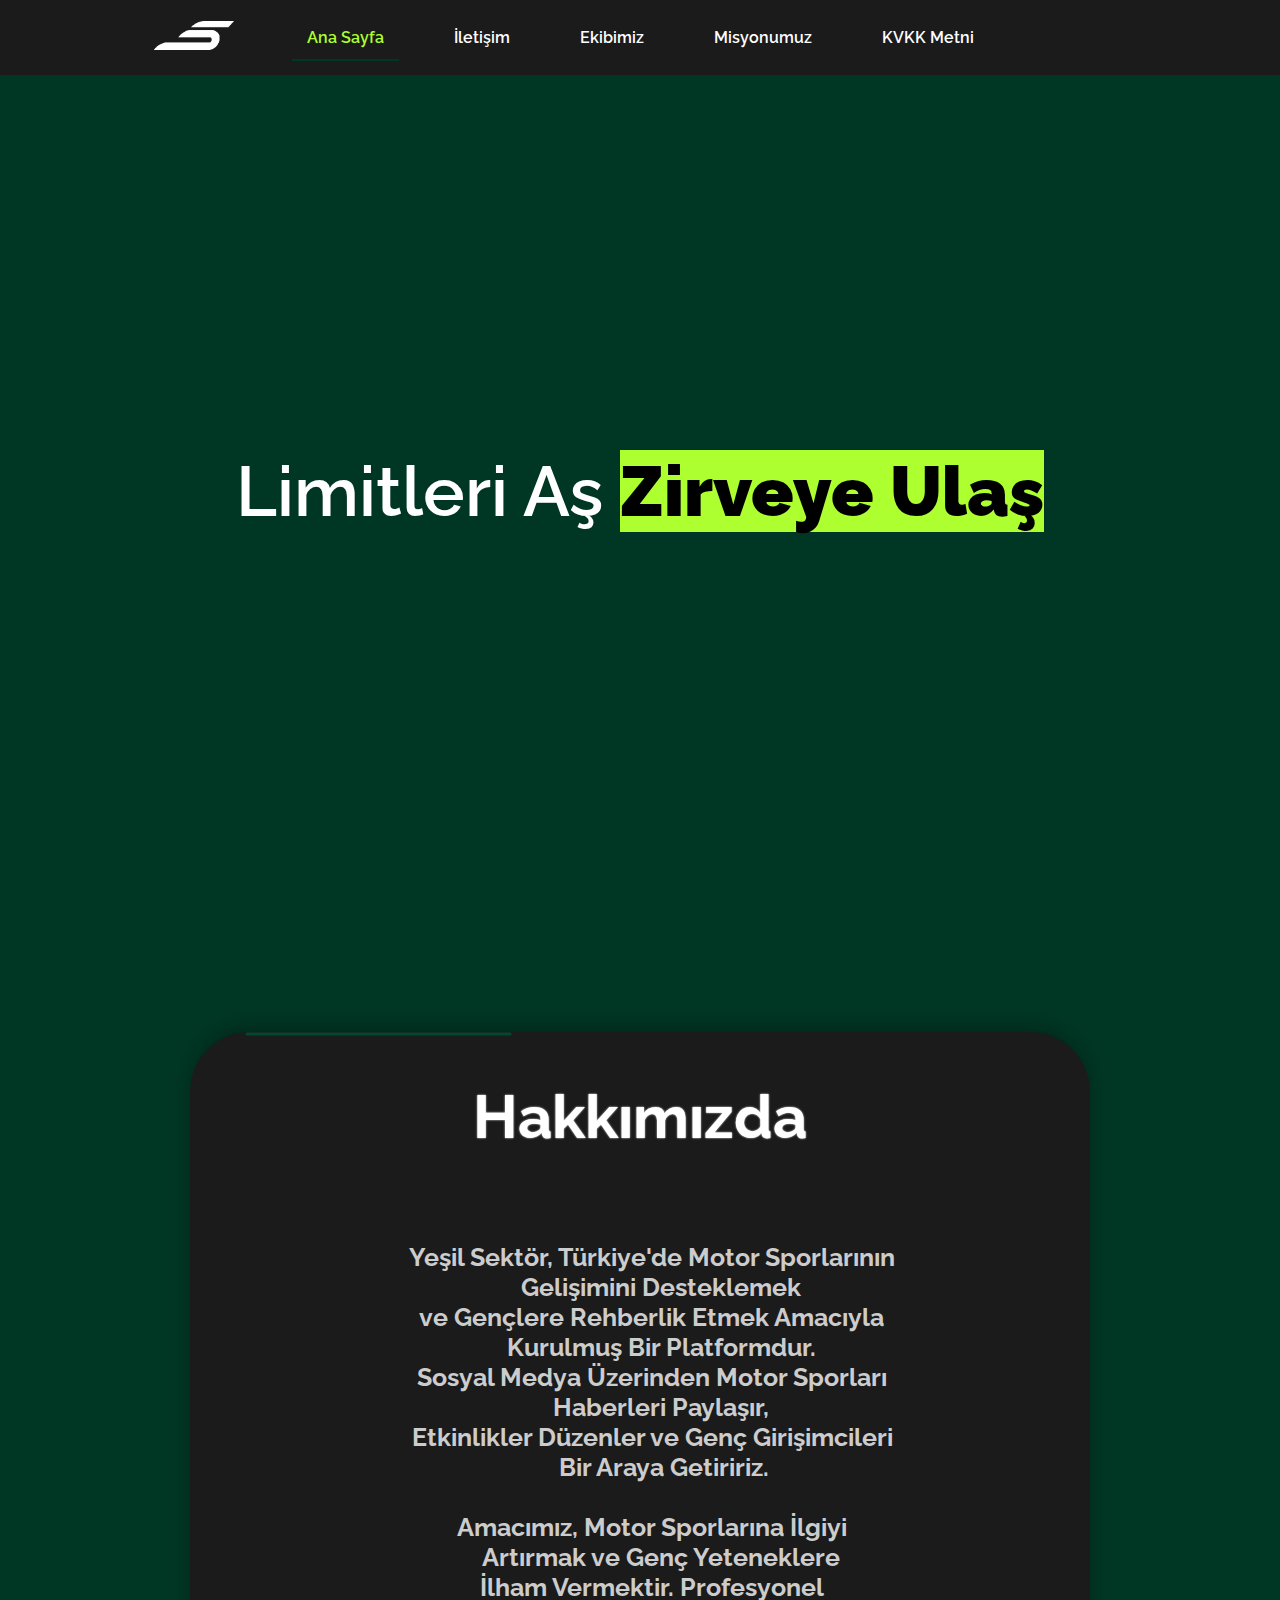
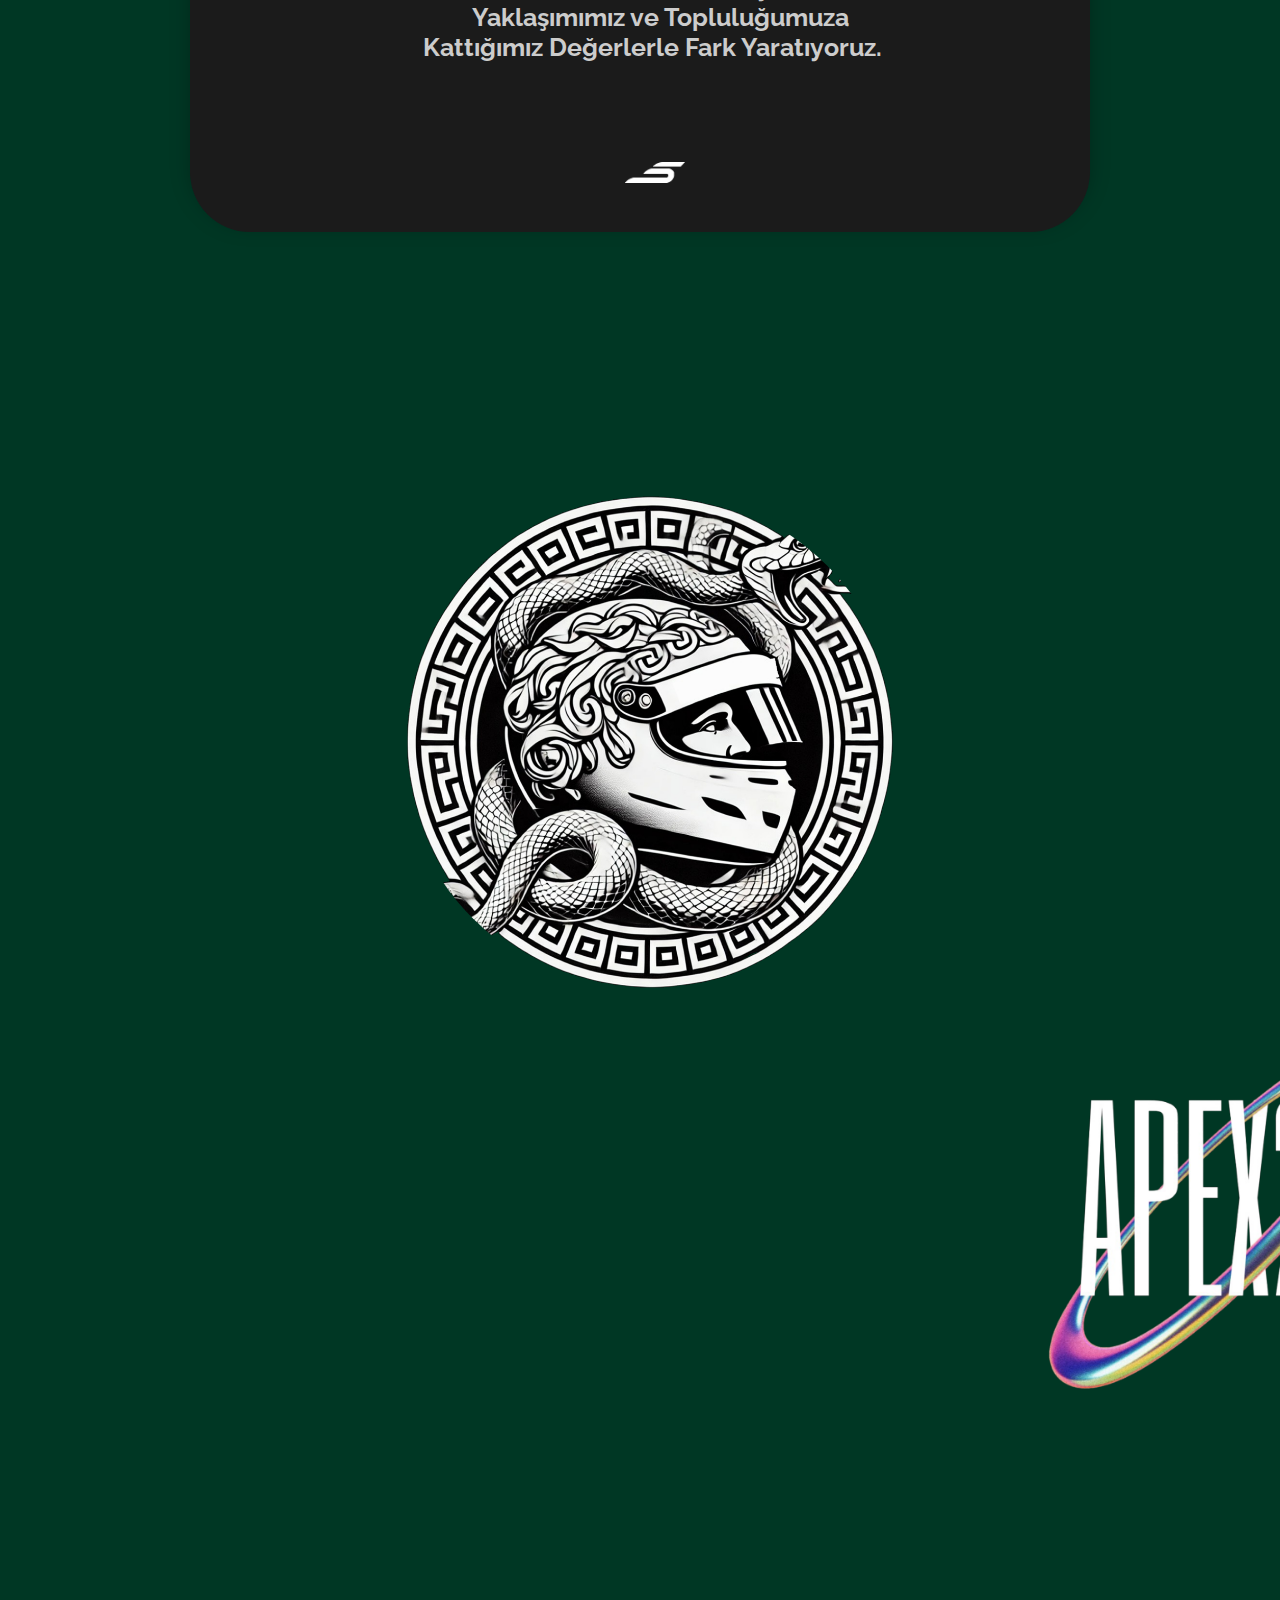
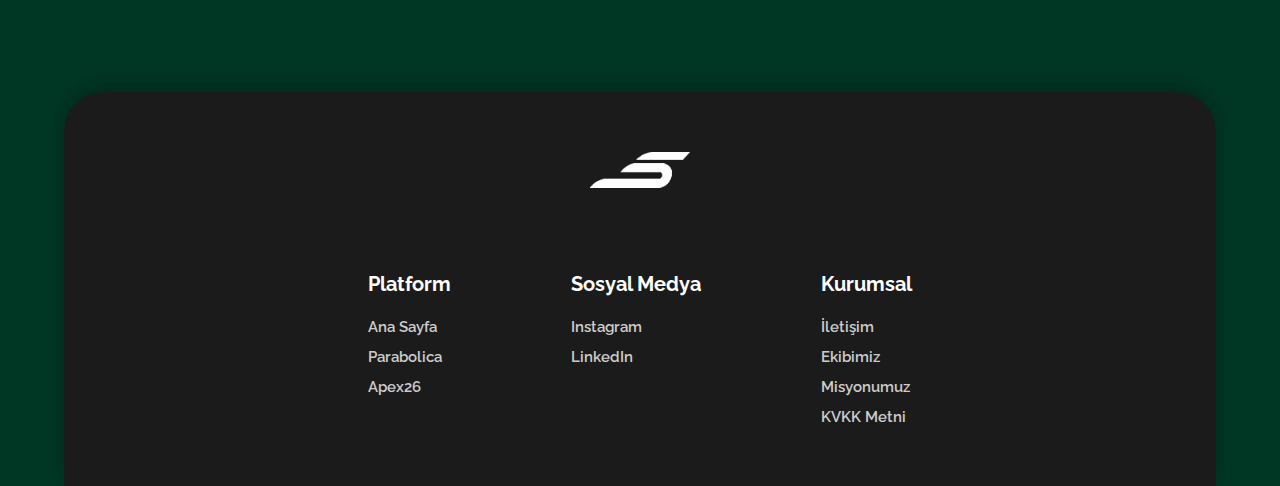
<file: index.html>
<!DOCTYPE html>
<html lang="tr">
<head>
<meta charset="UTF-8">
<meta name="viewport" content="width=device-width, initial-scale=1.0">
<link rel="icon" href="minilogo.png">
<link rel="stylesheet" href="style.css">
<title>Yeşil Sektör</title>

    <style>
        @import url('https://fonts.googleapis.com/css2?family=Raleway:wght@400;600;700&display=swap');

        * {
            margin: 0;
            padding: 0;
            box-sizing: border-box;
        }

        html {
            height: 100%;
        }

        body {
            min-height: 100vh;
            display: flex;
            flex-direction: column;
            font-family: "Raleway", sans-serif;
            background-color: #003724;
        }

        .navbar {
            width: 100%;
            padding: 20px 0;
            background: #1b1b1b; /* hafif cam efekti */
            backdrop-filter: blur(10px);
            position: relative;
            top: 0;
            z-index: 1000;
        }
        .navbar {
            position: fixed;
            top: 0;
            width: 100%;
            padding: 20px 0;
            background: #1b1b1b;
            backdrop-filter: blur(10px);
            z-index: 1000;
            transition: top 0.3s; /* burada menü kayarken yumuşak hareket */
        }

        .nav-container {
            width: 85%;
            margin: auto;
            display: flex;
            justify-content: space-between;
            align-items: center;
        }

        /* Logo */
        .logo img {
            width: 80px;
            height: auto;
        }

        /* Menü */
        .menu {
            display: flex;
            gap: 40px;
        }

        .menu a {
            color: white;
            text-decoration: none;
            font-size: 16px;
            position: relative;
            transition: 0.3s;
        }

        /* İnce premium alt çizgi */
        .menu a::after {
            content: "";
            position: absolute;
            width: 0%;
            height: 2px;
            background: #003724;
            left: 0;
            bottom: -6px;
            transition: 0.3s ease;
        }

        .menu a:hover::after {
            width: 100%;
        }

        .menu a:hover {
            color: yellowgreen;
        }
        .nav-container {
        display: grid;
        grid-template-columns: 1fr auto 1fr;
        align-items: center;
        }

        .logo {
                justify-self: center;
        }

        .menu{
                justify-self: end;
         }



        .progress {
        position: fixed;
        top: 0;
        left: 0;
        height: 4px;
        background: #026643;
        width: 0%;
        z-index: 9999;
        }
        /* ÜST BAR */
        .canban {
            width: 100%;
            height: 80px;
            background-color: #1f1f1f;
            display: flex;
            align-items: center;
            justify-content: center;
        }

        /* ANA YAZI */
        #anayazi {
            text-align: center;
            font-size: 70px;
            font-weight: 600;
            margin-top: 450px;
            color: white;
            cursor: pointer;
            
        }

        #anayazi b {
            background-color: greenyellow;
            color: black;
        }


        .aboutusbox{
            text-align: center;
            position: relative;
            margin: 100px auto 250px auto;  /* üst - sağ/sol - alt */
            width: 900px;
            height: 800px;
            background-color: #1b1b1b;
            margin-bottom: 250px;
            border-radius: 60px;
            box-shadow: 0 -6px 20px rgba(0, 0, 0, 0.25);
            overflow:hidden;
            

            
        }
        .aboutusbox h1{
            padding-top: 50px;
            color: #ffff;
            text-shadow: 0 -0px 2px #ffff;
            font-size: 60px;
        }
        .aboutusbox pre{
            font-size: 25px;
            font-family: "Raleway", sans-serif;
            font-weight: bolder;
            color: #ccc;
        }
        .border-line{
            position:absolute;
            inset:0;
            width:100%;
            height:100%;
            pointer-events:none;
        }

        .moving-line{
            fill:none;
            stroke:#004930;
            stroke-width:3;
            stroke-linecap:round;

            /* SADECE 1 çizgi */
            stroke-dasharray:80 1000;  
            stroke-dashoffset:0;

            animation:moveLine 20s linear infinite;
        }

        @keyframes moveLine{
            from{
                stroke-dashoffset:0;
            }
            to{
                stroke-dashoffset:-1000;
            }
        }
        .parabolicaanasayfa {
            position: relative;
            width: 500px;
            height: 500px;
            margin-left: 400px;
            border-radius: 50%;
            overflow: hidden;
            cursor: pointer;
        }

        .parabolicaanasayfa img {
            width: 100%;
            height: 100%;
            object-fit: cover;
            transition: 0.5s ease;
        }

        /* Overlay */
        .overlay {
            position: absolute;
            top: 0;
            left: 0;
            width: 100%;
            height: 100%;

            display: flex;
            flex-direction: column;
            justify-content: center;
            align-items: center;

            background: linear-gradient(
                135deg,
                rgba(255,255,255,0.1),
                rgba(0,0,0,0.6)
            );

            backdrop-filter: blur(8px);
            -webkit-backdrop-filter: blur(8px);

            opacity: 0;
            transition: 0.5s ease;
        }

        /* Yazılar */
        .overlay span {
            font-size: 42px;
            font-weight: 700;
            color: #ccc;
            letter-spacing: 2px;
            margin-bottom: 15px;
            transform: translateY(20px);
            transition: 0.4s ease;
        }
        .overlay a{
            text-decoration: none;
        }

        .overlay p {
            color: yellowgreen;
            font-size: 16px;
            transform: translateY(20px);
            transition: 0.4s ease;
        }

        /* Hover Efekti */
        .parabolicaanasayfa:hover img {
            transform: scale(1.1);
            filter: brightness(0.7);
        }

        .parabolicaanasayfa:hover .overlay {
            opacity: 1;
        }

        .parabolicaanasayfa:hover .overlay span,
        .parabolicaanasayfa:hover .overlay p {
            transform: translateY(0);
        }
        

        .apex26anasayfa {
            position: relative;
            width: 500px;
            height: 500px;
            margin-left: 1000px;
            border-radius: 50%;
            overflow: hidden;
            cursor: pointer;
        }

        .apex26anasayfa  img {
            width: 90%;
            height: 90%;
            object-fit: cover;
            transition: 0.5s ease;
        }

        /* Overlay */
        .overlay26 {
            position: absolute;
            top: 0;
            left: 0;
            width: 100%;
            height: 100%;

            display: flex;
            flex-direction: column;
            justify-content: center;
            align-items: center;

            background: linear-gradient(
                135deg,
                rgba(255,255,255,0.1),
                rgba(0,0,0,0.6)
            );

            backdrop-filter: blur(8px);
            -webkit-backdrop-filter: blur(8px);

            opacity: 0;
            transition: 0.5s ease;
        }

        /* Yazılar */
        .overlay26 span {
            font-size: 42px;
            font-weight: 700;
            color: #ccc;
            letter-spacing: 2px;
            margin-bottom: 15px;
            transform: translateY(20px);
            transition: 0.4s ease;
        }
        .overlay26 a{
            text-decoration: none;
        }

        .overlay26 p {
            color: yellowgreen;
            font-size: 16px;
            transform: translateY(20px);
            transition: 0.4s ease;
        }

        /* Hover Efekti */
        .apex26anasayfa:hover img {
            transform: scale(1.1);
            filter: brightness(0.7);
        }

        .apex26anasayfa:hover .overlay26 {
            opacity: 1;
        }

        .apex26anasayfa:hover .overlay26 span,
        .apex26anasayfa hover .overlay26 p {
            transform: translateY(0);
        }
        

    </style>
</head>

<body class="anasayfa">
<header class="navbar">
    <div class="nav-container">
        
        <div class="logo">
            <a href="index.html">
            <img width="100px"  src="Yeşil Sektör Logo (1).png" alt="Logo">
            </a>
        </div>

        <nav class="menu">
            <a href="index.html" class="nav-anasayfa">Ana Sayfa</a>
            <a href="iletisim.html" class="nav-iletisim">İletişim</a>
            <a href="ekibimiz.html" class="nav-ekibimiz">Ekibimiz</a>
            <a href="misyonumuz.html" class="nav-misyonumuz">Misyonumuz</a>
            <a href="kvkk.html" class="nav-kvkk">KVKK Metni</a>

        </nav>

    </div>
</header>

<div id="anayazi">
    <p>Limitleri Aş <b>Zirveye Ulaş</b></p>
</div>

<div class="bosluk" style="height: 400px;"></div>
<div class="aboutusbox">
    <svg class="border-line" viewBox="0 0 900 800">
        <rect x="2" y="2" width="896" height="796" rx="55" ry="55"
                pathLength="1000" class="moving-line"/>
    </svg>


    <h1>Hakkımızda</h1>
    <div style="height: 90px;"></div>
    <pre>
    Yeşil Sektör, Türkiye'de Motor Sporlarının
        Gelişimini Desteklemek 
    ve Gençlere Rehberlik Etmek Amacıyla
        Kurulmuş Bir Platformdur. 
    Sosyal Medya Üzerinden Motor Sporları
        Haberleri Paylaşır, 
    Etkinlikler Düzenler ve Genç Girişimcileri
        Bir Araya Getiririz.

    Amacımız, Motor Sporlarına İlgiyi
        Artırmak ve Genç Yeteneklere 
    İlham Vermektir. Profesyonel
        Yaklaşımımız ve Topluluğumuza 
    Kattığımız Değerlerle Fark Yaratıyoruz.
    </pre>
    <img style="width: 60px; margin-top: 70px; margin-left: 30px;" src="Yeşil Sektör Logo (1).png" alt="">
</div>

<div class="bosluk" style="height: 10px;"></div>

<div class="parabolicaanasayfa">
    <img src="parabolica.png" alt="Parabolica">
    <div class="overlay">
        <a href="parabolica.html"><span>Parabolica</span></a>
        <p>Etkinlik hakkında bilgi almak için tıklayın!</p>
    </div>
</div>

<div class="apex26anasayfa">
    <img src="Apex 26 Logo Png.png" alt="Parabolica">
    <div class="overlay26">
        <a href="apex26.html"><span>Apex26</span></a>
        <p>Etkinlik hakkında bilgi almak için tıklayın!</p>
    </div>
</div>


<div class="bosluk" style="height: 200px;"></div>










<footer class="footer">

</div>
    <div class="footer-container">

        <div class="footer-logo">
            <img src="Yeşil Sektör Logo (1).png" width="100">
        </div>
        
        <div class="footer-columns">

            <div class="col">
                <b>Platform</b>
                <a href="#" id="scrollTop">Ana Sayfa</a>
                <a href="parabolica.html">Parabolica</a>
                <a href="apex26.html">Apex26</a>
            </div>

            <div class="col">
                <b>Sosyal Medya</b>
                <a target="_blank" href="https://www.instagram.com/yesil_sektor/">Instagram</a>
                <a target="_blank" href="https://www.linkedin.com/company/ye%C5%9Fil-sekt%C3%B6r/">LinkedIn</a>
            </div>

            <div class="col">
                <b>Kurumsal</b>
                <a href="iletisim.html">İletişim</a>
                <a href="ekibimiz.html">Ekibimiz</a>
                <a href="misyonumuz.html">Misyonumuz</a>
                <a href="kvkk.html">KVKK Metni</a>
            </div>

        </div>

    </div>
</footer>
<script src="script.js"></script>
</body>
</html>
</file>
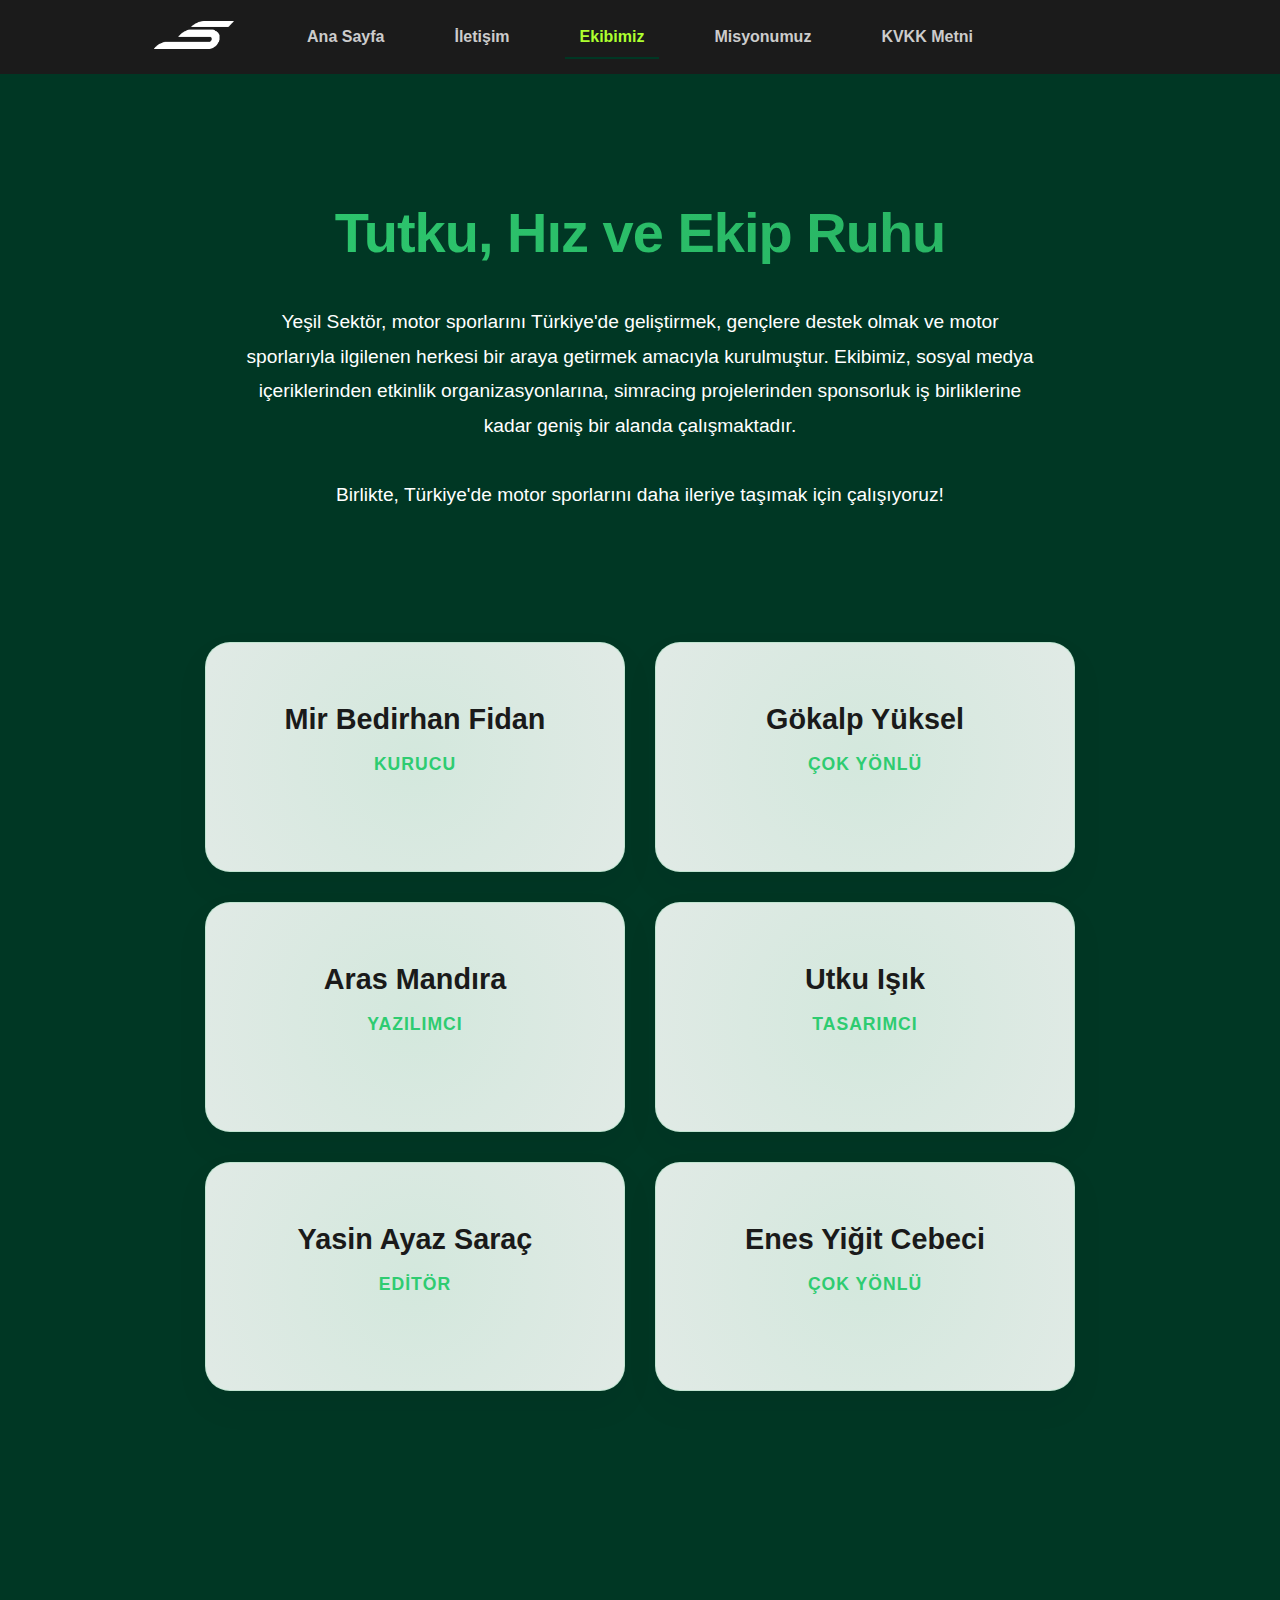
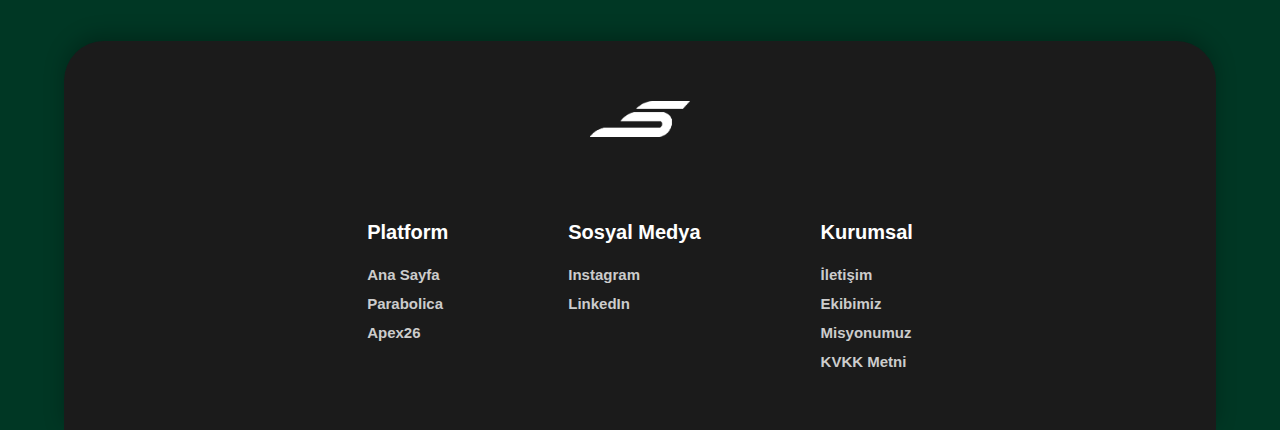
<file: ekibimiz.html>
<!DOCTYPE html>
<html lang="tr">
<head>
    <meta charset="UTF-8">
    <meta name="viewport" content="width=device-width, initial-scale=1.0">
    <link rel="stylesheet" href="style.css">
    <title>Ekibimiz</title>
    <style>
        /* Ekibimiz Sayfası Modern Tasarım */
.team-section h1 {
    text-align: center;
    font-size: 3.5rem;
    font-weight: 900;
    background: linear-gradient(to right, #2ecc71, #27ae60);
    -webkit-background-clip: text;
    -webkit-text-fill-color: transparent;
    margin-bottom: 10px;
    letter-spacing: -1px;
}

.team-section p {
    padding: 30px 20px;
    text-align: center;
    max-width: 850px;
    margin: 0 auto;
    font-size: 1.2rem;
    line-height: 1.8;
    color: #ffff; /* Koyu gri, gözü yormaz */
    font-weight: 500;
}

.cards-container {
    display: flex;
    flex-wrap: wrap;
    gap: 30px;
    justify-content: center;
    padding: 50px 20px;
    /* Arka plana çok hafif bir renk dokunuşu */
    
}

.card {
    /* Cam Efekti (Glassmorphism) */
    background: rgba(255, 255, 255, 0.9);
    border: 1px solid rgba(46, 204, 113, 0.2);
    border-radius: 25px;
    padding: 60px 40px;
    width: 420px; /* Büyük ama kaba değil */
    text-align: center;
    position: relative;
    overflow: hidden;
    transition: all 0.4s cubic-bezier(0.175, 0.885, 0.32, 1.275);
    box-shadow: 0 15px 35px rgba(0, 0, 0, 0.05);
}

/* Kartın içindeki renk parlaması */
.card::before {
    content: "";
    position: absolute;
    top: -50%;
    left: -50%;
    width: 200%;
    height: 200%;
    background: radial-gradient(circle, rgba(46, 204, 113, 0.1) 0%, transparent 70%);
    transition: 0.5s;
}

.card:hover {
    transform: translateY(-15px);
    box-shadow: 0 25px 50px rgba(46, 204, 113, 0.15);
    border-color: #2ecc71;
}

.card h2 {
    text-decoration: none;
    font-size: 1.8rem;
    color: #1a1a1a;
    margin-bottom: 8px;
    font-weight: 800;
    position: relative; /* Üstte kalması için */
}

.card p {
    text-decoration: none;
    font-size: 1.1rem;
    color: #2ecc71 !important; /* Pozisyon yeşil renkte */
    font-weight: 600;
    letter-spacing: 1px;
    text-transform: uppercase;
    padding-top: 5px !important;
    position: relative;
}

/* Mobil Uyumluluk */
@media (max-width: 768px) {
    .card {
        width: 100%;
        margin: 0 10px;
    }
    .team-section h1 {
        font-size: 2.5rem;
    }
}

    </style>
</head>
<body class="ekibimiz">

    <header class="navbar">
    <div class="nav-container">
        
        <div class="logo">
            <a href="index.html">
            <img width="100px" src="Yeşil Sektör Logo (1).png" alt="Logo">
            </a>
        </div>

        <nav class="menu">
            <a href="index.html" class="nav-anasayfa">Ana Sayfa</a>
            <a href="iletisim.html" class="nav-iletisim">İletişim</a>
            <a href="ekibimiz.html" class="nav-ekibimiz">Ekibimiz</a>
            <a href="misyonumuz.html" class="nav-misyonumuz">Misyonumuz</a>
            <a href="kvkk.html" class="nav-kvkk">KVKK Metni</a>
        </nav>

    </div>
    </header>

    <!-- Ekibimiz İçerik Başlangıcı -->
     <div class="bosluk" style="height: 200px;"></div>
    <div class="team-section">
        <h1>Tutku, Hız ve Ekip Ruhu</h1>
        <p>
            Yeşil Sektör, motor sporlarını Türkiye'de geliştirmek, gençlere destek olmak ve motor sporlarıyla ilgilenen herkesi bir araya getirmek amacıyla kurulmuştur. Ekibimiz, sosyal medya içeriklerinden etkinlik organizasyonlarına, simracing projelerinden sponsorluk iş birliklerine kadar geniş bir alanda çalışmaktadır.<br><br>
            Birlikte, Türkiye'de motor sporlarını daha ileriye taşımak için çalışıyoruz!
        </p>
        <div class="bosluk" style="height: 50px;"></div>

        <div class="cards-container">
  <div class="card">
            <h2>Mir Bedirhan Fidan</h2>
            <p>Kurucu</p>
        </div>
        <div class="card">
            <h2>Gökalp Yüksel</h2>
            <p>Çok Yönlü</p>
        </div>
        <div class="card">
            
            <h2>Aras Mandıra</h2>
            <p>Yazılımcı</p>
            
        </div>
        <div class="card">
            <h2>Utku Işık</h2>
            <p>Tasarımcı</p>
        </div>
        <div class="card">
            
            <h2>Yasin Ayaz Saraç</h2>
            <p>Editör</p>
            
        </div>
        <div class="card">
            <h2>Enes Yiğit Cebeci</h2>
            <p>Çok Yönlü</p>
        </div>
</div>
<div class="bosluk" style="height: 200px;"></div>

    <footer class="footer">
    <div class="footer-container">

        <div class="footer-logo">
            <img src="Yeşil Sektör Logo (1).png" width="100">
        </div>
        
        <div class="footer-columns">

            <div class="col">
                <b>Platform</b>
                <a href="#" id="scrollTop">Ana Sayfa</a>
                <a href="parabolica.html">Parabolica</a>
                <a href="apex26.html">Apex26</a>
            </div>

            <div class="col">
                <b>Sosyal Medya</b>
                <a target="_blank" href="https://www.instagram.com/yesil_sektor/">Instagram</a>
                <a target="_blank" href="https://www.linkedin.com/company/ye%C5%9Fil-sekt%C3%B6r/">LinkedIn</a>
            </div>

            <div class="col">
                <b>Kurumsal</b>
                <a href="iletisim.html">İletişim</a>
                <a href="ekibimiz.html">Ekibimiz</a>
                <a href="misyonumuz.html">Misyonumuz</a>
                <a href="kvkk.html">KVKK Metni</a>
            </div>

        </div>

    </div>
    </footer>

    <script src="script.js"></script>
    <script>
const cards = document.querySelectorAll('.card');

cards.forEach(card => {
    card.addEventListener('mousemove', (e) => {
        const rect = card.getBoundingClientRect();
        const x = e.clientX - rect.left;
        const y = e.clientY - rect.top;

        const centerX = rect.width / 2;
        const centerY = rect.height / 2;

        const rotateX = (centerY - y) / 20; // Eğimi biraz daha yumuşattım
        const rotateY = (x - centerX) / 20;

        card.style.transform = `perspective(1000px) rotateX(${rotateX}deg) rotateY(${rotateY}deg)`;
        
        // "Sisi" küçülttük: 0% ile 40% arasına çektik (eskiden 80% idi)
        // rgba içindeki 0.1 değeri parlaklığın şiddetini ayarlar.
        card.style.background = `radial-gradient(circle at ${x}px ${y}px, rgba(46, 204, 113, 0.12) 0%, rgba(255, 255, 255, 0.9) 0%)`;
    });

    card.addEventListener('mouseleave', () => {
        card.style.transform = `perspective(1000px) rotateX(0deg) rotateY(0deg)`;
        card.style.background = `rgba(255, 255, 255, 0.9)`;
    });
});
</script>
</body>
</html>
</file>
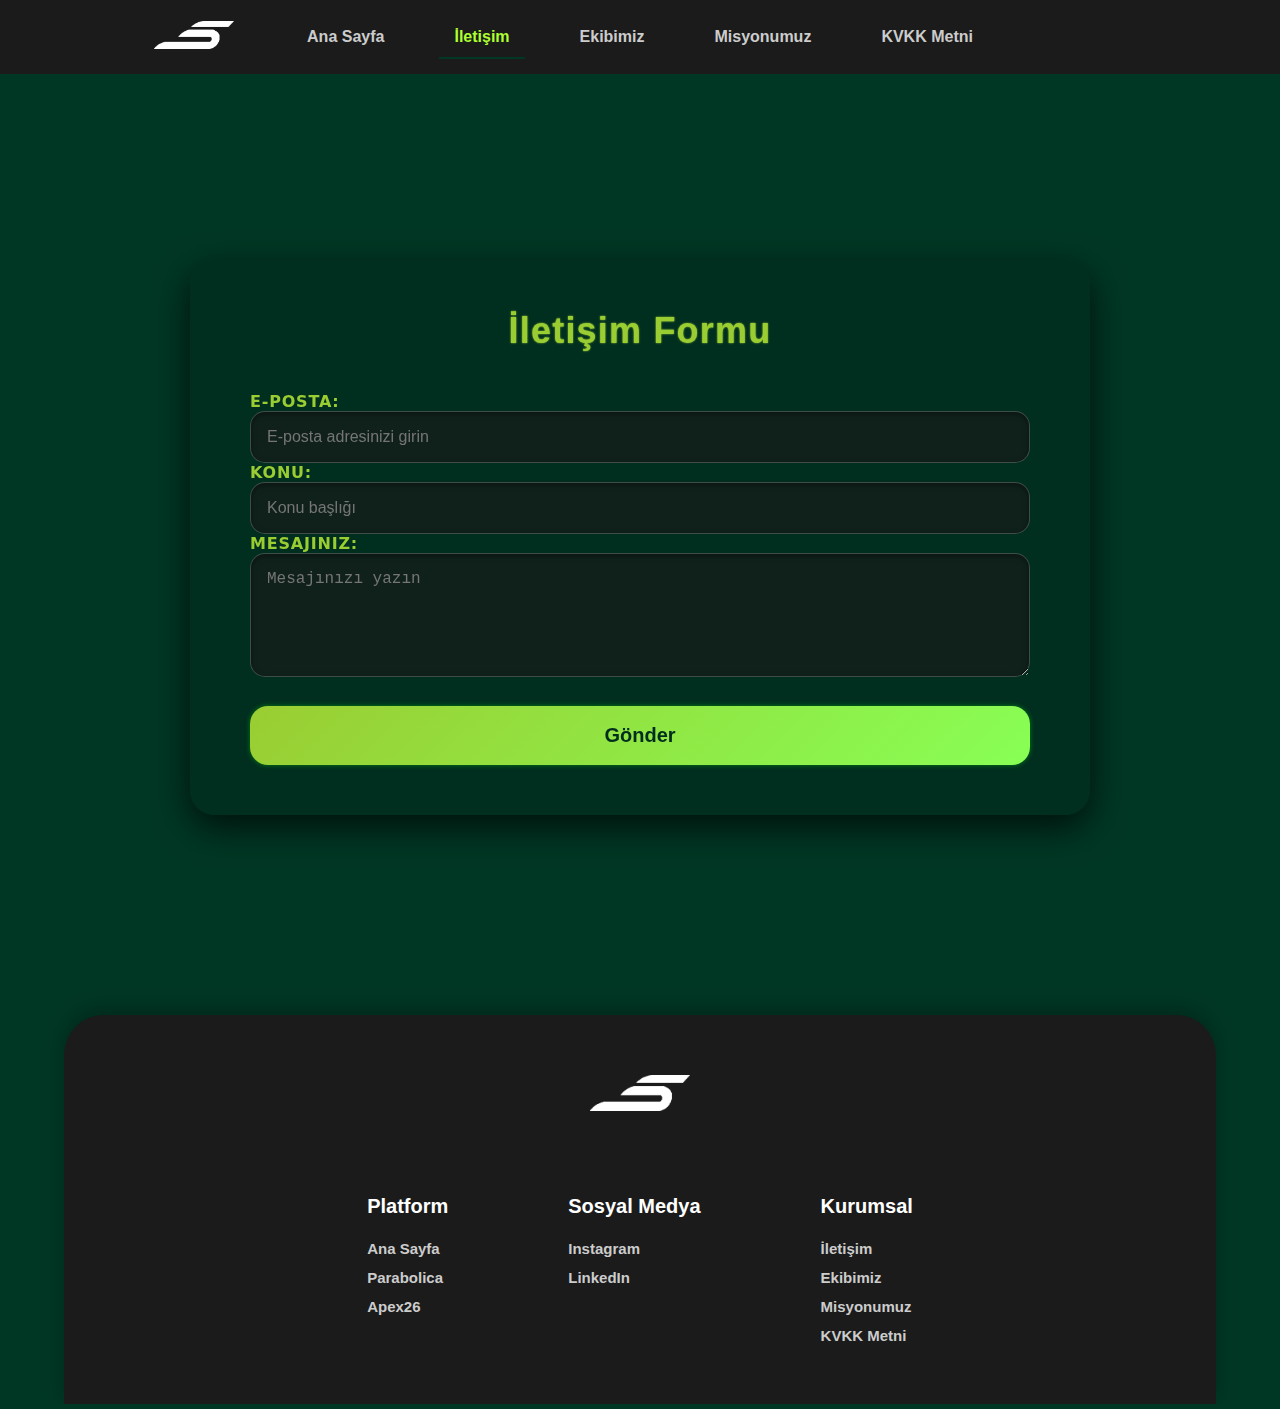
<file: iletisim.html>
<!DOCTYPE html>
<html lang="tr">
<head>
    <meta charset="UTF-8">
    <meta name="viewport" content="width=device-width, initial-scale=1.0">
    <link rel="stylesheet" href="style.css">
    <title>İletişim</title>


    <style>
/* Genel body stili */
body {
    font-family: 'Segoe UI', Tahoma, Geneva, Verdana, sans-serif;
    
    color: #ffffff;
    margin: 0;
    padding: 0;
}

/* Form konteyneri */
.form-container {
    max-width: 900px;
    margin: 60px auto 200px auto; /* bottom 200px boşluk */
    padding: 50px 60px;
    border-radius: 25px;
    background: rgba(0, 45, 30, 0.85); /* yarı saydam premium yeşil */
    backdrop-filter: blur(12px); /* cam efekti */
    box-shadow: 0 12px 35px rgba(0,0,0,0.7);
    
    transition: transform 0.3s ease, box-shadow 0.3s ease;
}

.form-container:hover {
    transform: translateY(-5px);
    box-shadow: 0 15px 45px rgba(0,0,0,0.8), 0 0 25px rgba(0,255,0,0.2);
}

/* Başlık */
.form-container h2 {
    text-align: center;
    color: yellowgreen;
    font-size: 36px;
    font-weight: 800;
    margin-bottom: 40px;
    text-shadow: 0 0 2px yellowgreen;
    letter-spacing: 1.2px;
}

/* Form satırı (yatay hizalama) */
.form-row {
    display: flex;
    gap: 25px;
    margin-bottom: 25px;
}

/* Form grupları */
.form-group {
    flex: 1;
    display: flex;
    flex-direction: column;
}

/* Label stili */
.form-container label {
    font-family: system-ui, -apple-system, BlinkMacSystemFont, 'Segoe UI', Roboto, Oxygen, Ubuntu, Cantarell, 'Open Sans', 'Helvetica Neue', sans-serif;
    text-decoration: none;
    margin-bottom: 10px;
    font-weight: 700;
    color: yellowgreen;
    text-transform: uppercase;
    letter-spacing: 0.8px;
}

/* Input ve textarea */
.form-container input,
.form-container textarea {
    width: 100%;
    padding: 16px;
    margin-bottom: 0px;
    border-radius: 15px;
    border: 1px solid rgba(255,255,255,0.2);
    background: rgba(27,27,27,0.6);
    color: #ffffff;
    font-size: 16px;
    backdrop-filter: blur(6px);
    box-shadow: inset 0 2px 6px rgba(0,0,0,0.4);
    transition: border 0.3s, background 0.3s, box-shadow 0.3s;
}

/* Focus efekti */
.form-container input:focus,
.form-container textarea:focus {
    border: 2px solid yellowgreen;
    outline: none;
    background: rgba(0,30,20,0.8);
    box-shadow: 0 0 10px yellowgreen;
}

/* Gönder butonu */
.form-container button {
    width: 100%;
    padding: 18px;
    margin-top: 25px;
    font-size: 20px;
    font-weight: 800;
    border: none;
    border-radius: 18px;
    background: linear-gradient(135deg, yellowgreen, #88ff55);
    color: #002d1e;
    cursor: pointer;
    box-shadow: 0 0px 5px rgba(0,255,0,0.4);
    transition: transform 0.2s, box-shadow 0.3s, background 0.3s;
}

.form-container button:hover {
    transform: scale(1.05);
    box-shadow: 0 0px 1px rgba(0,255,0,0.6);
    background: linear-gradient(135deg,  );
}

/* Responsive (mobilde dikey form) */
@media (max-width: 768px) {
    .form-row {
        flex-direction: column;
    }
}



    </style>


</head>
<body class="iletisim">

    <header class="navbar">
    <div class="nav-container">
        
        <div class="logo">
            <a href="index.html">
            <img width="100px"  src="Yeşil Sektör Logo (1).png" alt="Logo">
            </a>
        </div>

        <nav class="menu">
            <a href="index.html" class="nav-anasayfa">Ana Sayfa</a>
            <a href="iletisim.html" class="nav-iletisim">İletişim</a>
            <a href="ekibimiz.html" class="nav-ekibimiz">Ekibimiz</a>
            <a href="misyonumuz.html" class="nav-misyonumuz">Misyonumuz</a>
            <a href="kvkk.html" class="nav-kvkk">KVKK Metni</a>

        </nav>

    </div>
</header>
<div class="bosluk" style="height: 200px;"></div>
<div class="form-container">
        <h2>İletişim Formu</h2>
        <form action="https://formspree.io/f/xzdajqgv
            <input type="text" id="name" name="name" placeholder="Adınızı girin" required>

            <label for="email">E-posta:</label>
            <input type="email" id="email" name="email" placeholder="E-posta adresinizi girin" required>

            <label for="subject">Konu:</label>
            <input type="text" id="subject" name="subject" placeholder="Konu başlığı" required>

            <label for="message">Mesajınız:</label>
            <textarea id="message" name="message" rows="5" placeholder="Mesajınızı yazın" required></textarea>

            <button type="submit">Gönder</button>
        </form>
    </div>
    <div class="bosluk" style="height: 400x;"></div>






<footer class="footer">

</div>
    <div class="footer-container">

        <div class="footer-logo">
            <img src="Yeşil Sektör Logo (1).png" width="100">
        </div>
        
        <div class="footer-columns">

            <div class="col">
                <b>Platform</b>
                <a href="#" id="scrollTop">Ana Sayfa</a>
                <a href="parabolica.html">Parabolica</a>
                <a href="apex26.html">Apex26</a>
            </div>

            <div class="col">
                <b>Sosyal Medya</b>
                <a target="_blank" href="https://www.instagram.com/yesil_sektor/">Instagram</a>
                <a target="_blank" href="https://www.linkedin.com/company/ye%C5%9Fil-sekt%C3%B6r/">LinkedIn</a>
            </div>

            <div class="col">
                <b>Kurumsal</b>
                <a href="iletisim.html">İletişim</a>
                <a href="ekibimiz.html">Ekibimiz</a>
                <a href="misyonumuz.html">Misyonumuz</a>
                <a href="kvkk.html">KVKK Metni</a>
            </div>

        </div>

    </div>
</footer>

    <script src="script.js">
        if(!document.querySelector('.form-container')) {
    document.addEventListener('keydown', function(e){
        if(e.key === 'u'){
            window.scrollTo({top:0, behavior:'smooth'});
        }
        if(e.key === 'd'){
            window.scrollTo({top:document.body.scrollHeight, behavior:'smooth'});
        }
    });
}
    </script>
</body>
</html>
</file>
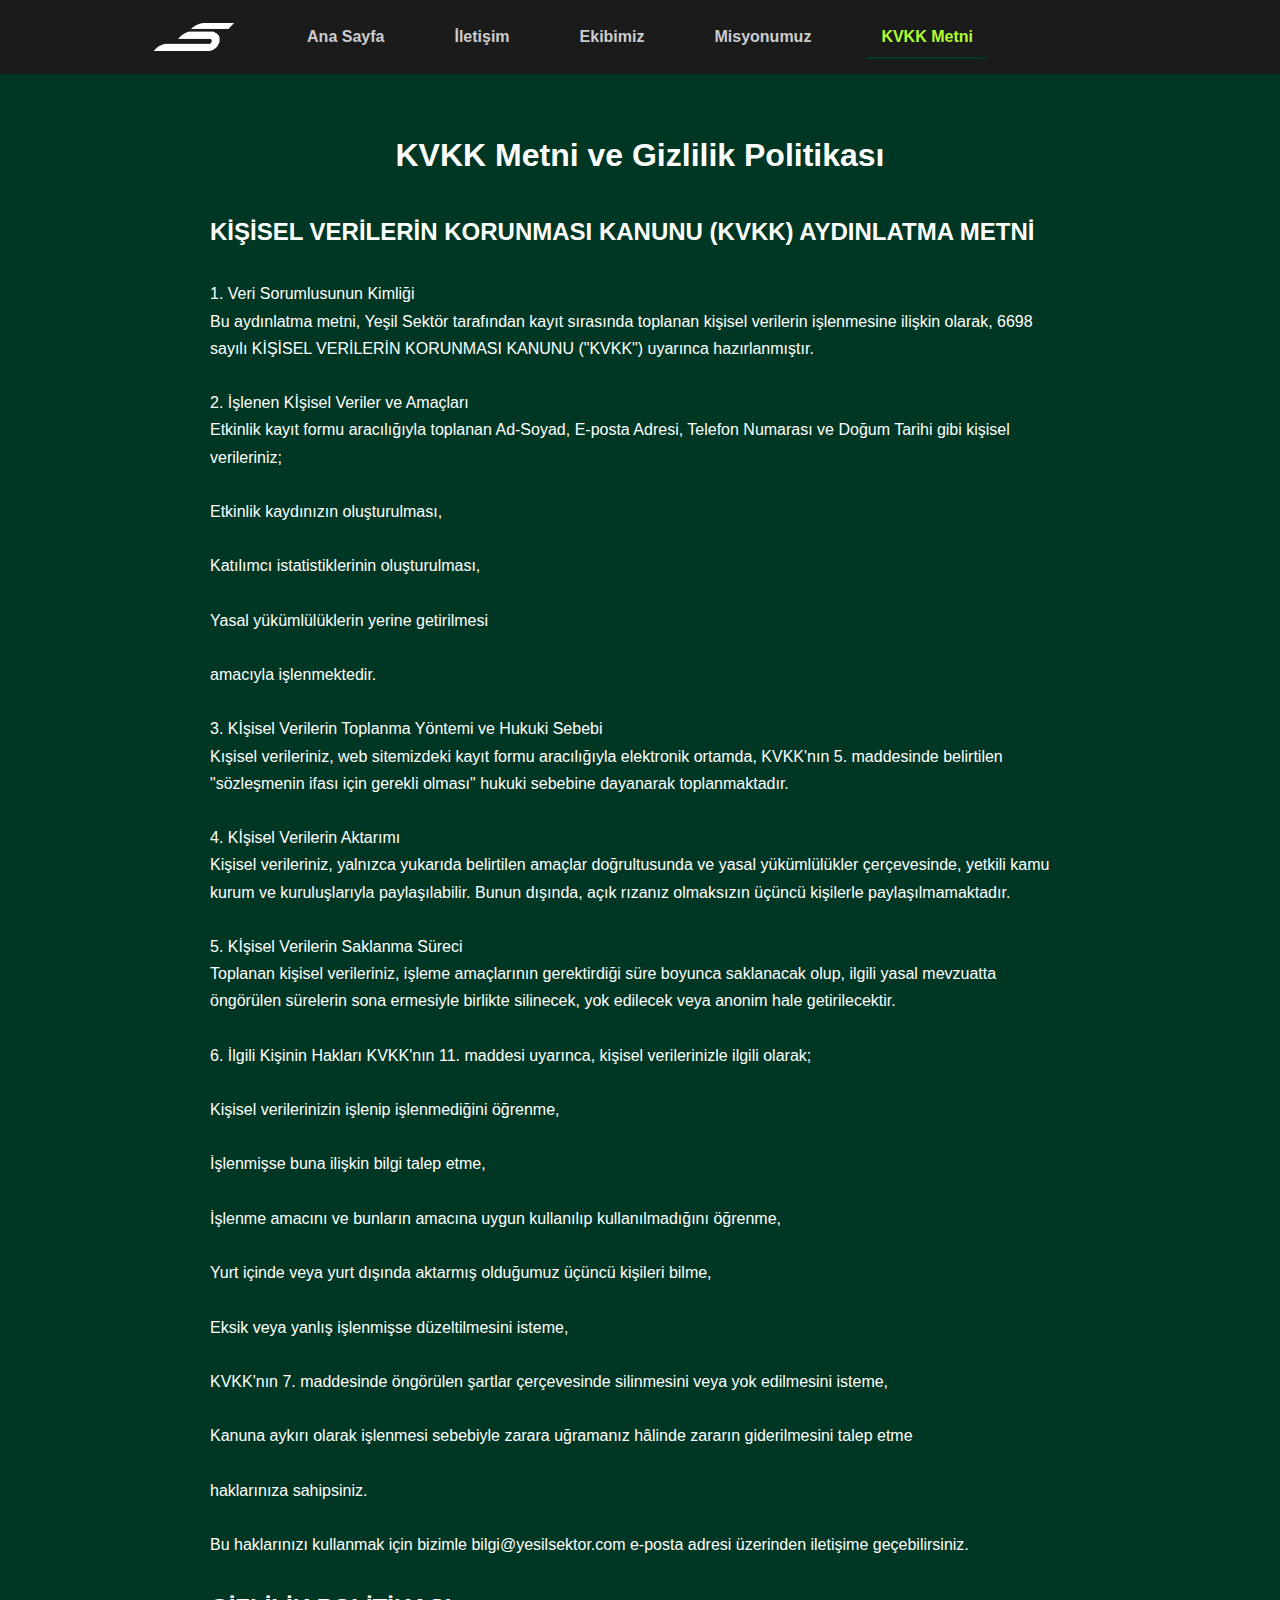
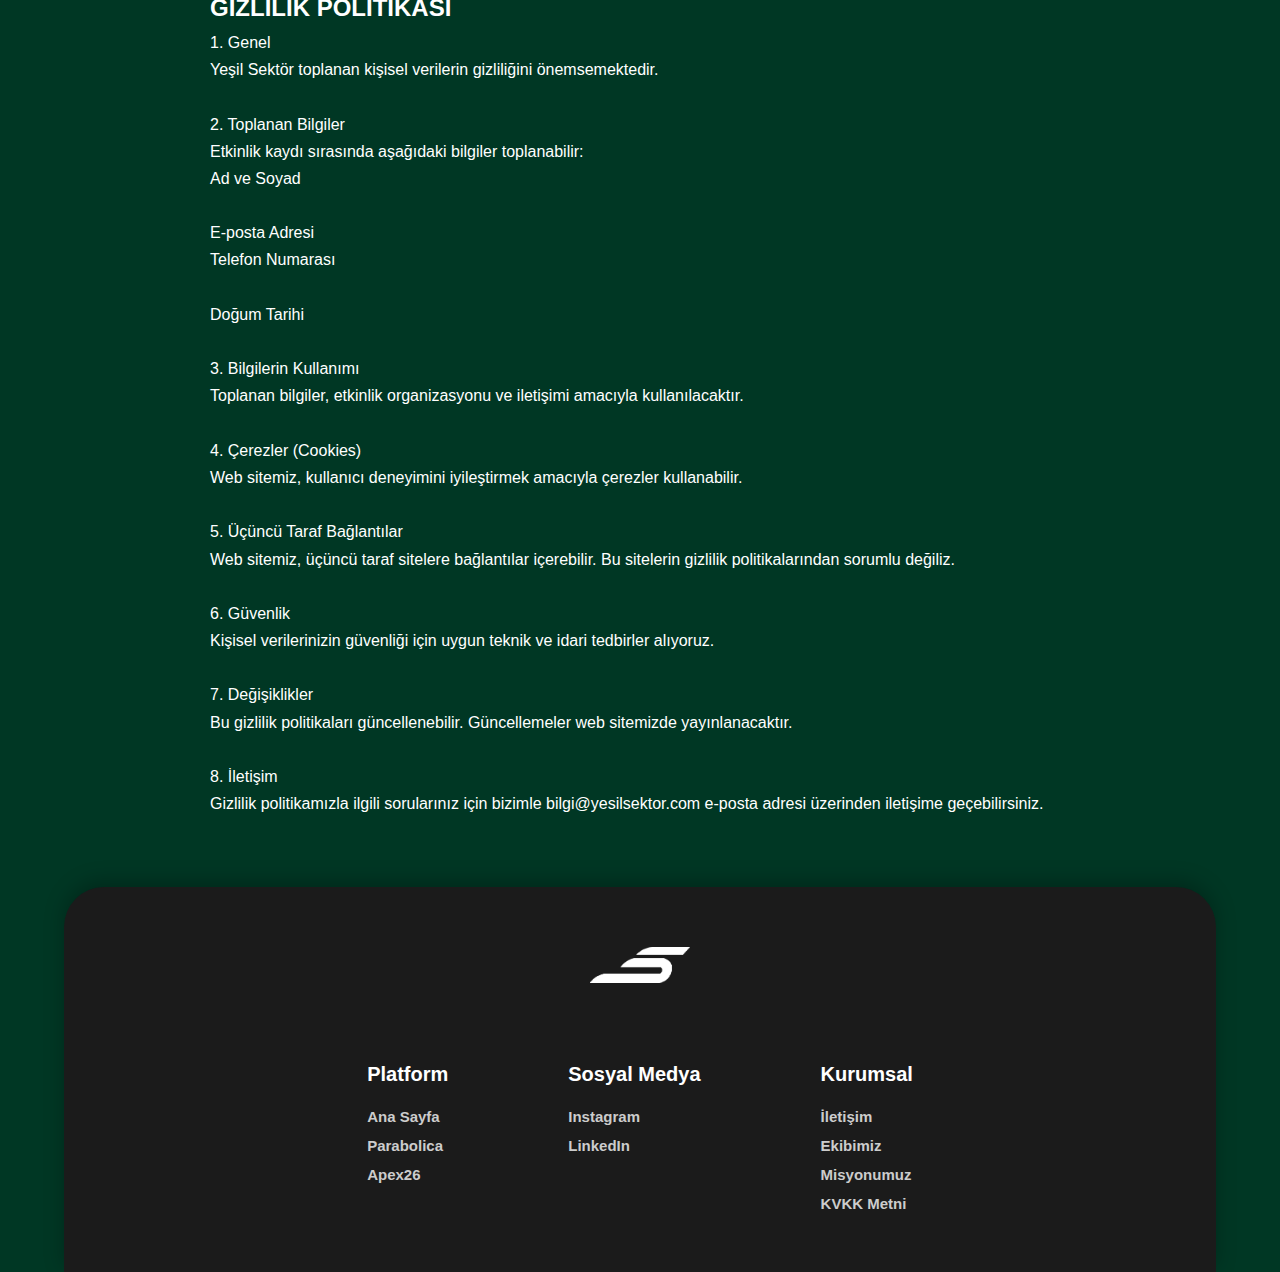
<file: kvkk.html>
kvkk.html

<!DOCTYPE html>
<html lang="tr">
<head>
    <meta charset="UTF-8">
    <meta name="viewport" content="width=device-width, initial-scale=1.0">
    <link rel="stylesheet" href="style.css">
    <title>KVKK Formu</title>
</head>
<body class="kvkk">

    <header class="navbar">
    <div class="nav-container">
        
        <div class="logo">
            <a href="index.html">
            <img width="100px"  src="Yeşil Sektör Logo (1).png" alt="Logo">
            </a>
        </div>

        <nav class="menu">
            <a href="index.html" class="nav-anasayfa">Ana Sayfa</a>
            <a href="iletisim.html" class="nav-iletisim">İletişim</a>
            <a href="ekibimiz.html" class="nav-ekibimiz">Ekibimiz</a>
            <a href="misyonumuz.html" class="nav-misyonumuz">Misyonumuz</a>
            <a href="kvkk.html" class="nav-kvkk">KVKK Metni</a>

        </nav>

    </div>
</header>
 <style>
    .Başlik1{
        font-size: xx-large;
        font-weight: 900;
    }
     .kvkk-content {
    max-width: 900px;
    margin: 50px auto;
    padding: 20px;
    color: white;
    font-family: Arial, sans-serif;
    line-height: 1.7;
    font-weight: 500;
}
h2{
    font-weight: bold;
}

.kvkk-content h2 {
    margin-top: 30px;
    color: white;
    font-size: x-large;
}

h1 {
    text-align: center;
    margin-top: 40px;
    color: white;
}
 </style>
 <section class="kvkk-content">
    <h1 class="Başlik1">KVKK Metni ve Gizlilik Politikası</h1>
    <h2>KİŞİSEL VERİLERİN KORUNMASI KANUNU (KVKK) AYDINLATMA METNİ</h2>
    <br>
    <p>
        1. Veri Sorumlusunun Kimliği
    </p>

    <p>
        Bu aydınlatma metni, Yeşil Sektör tarafından kayıt sırasında toplanan kişisel verilerin işlenmesine ilişkin olarak, 6698 sayılı KİŞİSEL VERİLERİN KORUNMASI KANUNU ("KVKK") uyarınca hazırlanmıştır.
    </p>
    <br>
    <p>
        2. İşlenen Kİşisel Veriler ve Amaçları
    </p>
    <p>
        Etkinlik kayıt formu aracılığıyla toplanan Ad-Soyad, E-posta Adresi, Telefon Numarası ve Doğum Tarihi gibi kişisel verileriniz;
    </p>
    <br>
    <p>
        Etkinlik kaydınızın oluşturulması,
    </p>
    <br>
    <p>
        Katılımcı istatistiklerinin oluşturulması,
    </p>
    <br>
    <p>
        Yasal yükümlülüklerin yerine getirilmesi
    </p>
    <br>
    <p>
        amacıyla işlenmektedir.
    </p>
    <br>
    <p>
        3. Kİşisel Verilerin Toplanma Yöntemi ve Hukuki Sebebi
    </p>
    <p>
        Kışisel verileriniz, web sitemizdeki kayıt formu aracılığıyla elektronik ortamda, KVKK'nın 5. maddesinde belirtilen "sözleşmenin ifası için gerekli olması" hukuki sebebine dayanarak toplanmaktadır.
    </p>
    <br>
    <p>
        4. Kİşisel Verilerin Aktarımı
    </p>
    <p>
        Kişisel verileriniz, yalnızca yukarıda belirtilen amaçlar doğrultusunda ve yasal yükümlülükler çerçevesinde, yetkili kamu kurum ve kuruluşlarıyla paylaşılabilir. Bunun dışında, açık rızanız olmaksızın üçüncü kişilerle paylaşılmamaktadır.
    </p>
    <br>
    <p>
        5. Kİşisel Verilerin Saklanma Süreci
    </p>
    <p>
        Toplanan kişisel verileriniz, işleme amaçlarının gerektirdiği süre boyunca saklanacak olup, ilgili yasal mevzuatta öngörülen sürelerin sona ermesiyle birlikte silinecek, yok edilecek veya anonim hale getirilecektir.
    </p>
    <br>
    <p>
        6. İlgili Kişinin Hakları KVKK'nın 11. maddesi uyarınca, kişisel verilerinizle ilgili olarak;
    </p>
    <br>
    <p>
        Kişisel verilerinizin işlenip işlenmediğini öğrenme,
    </p>
    <br>
    <p>
        İşlenmişse buna ilişkin bilgi talep etme,
    </p>
    <br>
    <p>
        İşlenme amacını ve bunların amacına uygun kullanılıp kullanılmadığını öğrenme,
    </p>
    <br>
    <p>
        Yurt içinde veya yurt dışında aktarmış olduğumuz üçüncü kişileri bilme,
    </p>
    <br>
    <p>
        Eksik veya yanlış işlenmişse düzeltilmesini isteme,
    </p>
    <br>
    <p>
        KVKK'nın 7. maddesinde öngörülen şartlar çerçevesinde silinmesini veya yok edilmesini isteme,
    </p>
    <br>
    <p>
        Kanuna aykırı olarak işlenmesi sebebiyle zarara uğramanız hâlinde zararın giderilmesini talep etme
    </p>
    <br>
    <p>
        haklarınıza sahipsiniz.
    </p>
    <br>
    <p>
        Bu haklarınızı kullanmak için bizimle bilgi@yesilsektor.com e-posta adresi üzerinden iletişime geçebilirsiniz.
    </p>
    <h2>GİZLİLİK POLİTİKASI</h2>
    <p>
        1. Genel
    </p>
    <p>
    Yeşil Sektör toplanan kişisel verilerin gizliliğini önemsemektedir.
    </p>
    <br>
    <p>
        2. Toplanan Bilgiler
    </p>
    <p>
        Etkinlik kaydı sırasında aşağıdaki bilgiler toplanabilir:
    </p>
    <p>
        Ad ve Soyad
    </p>
    <br>
    <p>
        E-posta Adresi
    </p>
    <p>
        Telefon Numarası
    </p>
    <br>
    <p>
        Doğum Tarihi
    </p>
    <br>
    <p>
        3. Bilgilerin Kullanımı
    </p>
    <p>
        Toplanan bilgiler, etkinlik organizasyonu ve iletişimi amacıyla kullanılacaktır.
    </p>
    <br>
    <p>
        4. Çerezler (Cookies)
    </p>
    <p>
        Web sitemiz, kullanıcı deneyimini iyileştirmek amacıyla çerezler kullanabilir.
    </p>
    <br>
    <p>
        5. Üçüncü Taraf Bağlantılar
    </p>
    <p>
        Web sitemiz, üçüncü taraf sitelere bağlantılar içerebilir. Bu sitelerin gizlilik politikalarından sorumlu değiliz.
    </p>
    <br>
    <p>
        6. Güvenlik
    </p>
    <p>
        Kişisel verilerinizin güvenliği için uygun teknik ve idari tedbirler alıyoruz.
    </p>
    <br>
    <p>
        7. Değişiklikler
    </p>
    <p>
        Bu gizlilik politikaları güncellenebilir. Güncellemeler web sitemizde yayınlanacaktır.
    </p>
    <br>
    <p>
        8. İletişim
    </p>
    <p>
        Gizlilik politikamızla ilgili sorularınız için bizimle bilgi@yesilsektor.com e-posta adresi üzerinden iletişime geçebilirsiniz.
    </p>
</section>
</div>
    <div class="footer-container">

        <div class="footer-logo">
            <img src="Yeşil Sektör Logo (1).png" width="100">
        </div>
        
        <div class="footer-columns">

            <div class="col">
                <b>Platform</b>
                <a href="#" id="scrollTop">Ana Sayfa</a>
                <a href="parabolica.html">Parabolica</a>
                <a href="apex26.html">Apex26</a>
            </div>

            <div class="col">
                <b>Sosyal Medya</b>
                <a target="_blank" href="https://www.instagram.com/yesil_sektor/">Instagram</a>
                <a target="_blank" href="https://www.linkedin.com/company/ye%C5%9Fil-sekt%C3%B6r/">LinkedIn</a>
            </div>

            <div class="col">
                <b>Kurumsal</b>
                <a href="iletisim.html">İletişim</a>
                <a href="ekibimiz.html">Ekibimiz</a>
                <a href="misyonumuz.html">Misyonumuz</a>
                <a href="kvkk.html">KVKK Metni</a>
            </div>

        </div>

    </div>
</footer>

    <script src="script.js"></script>
</body>
</html>
</file>
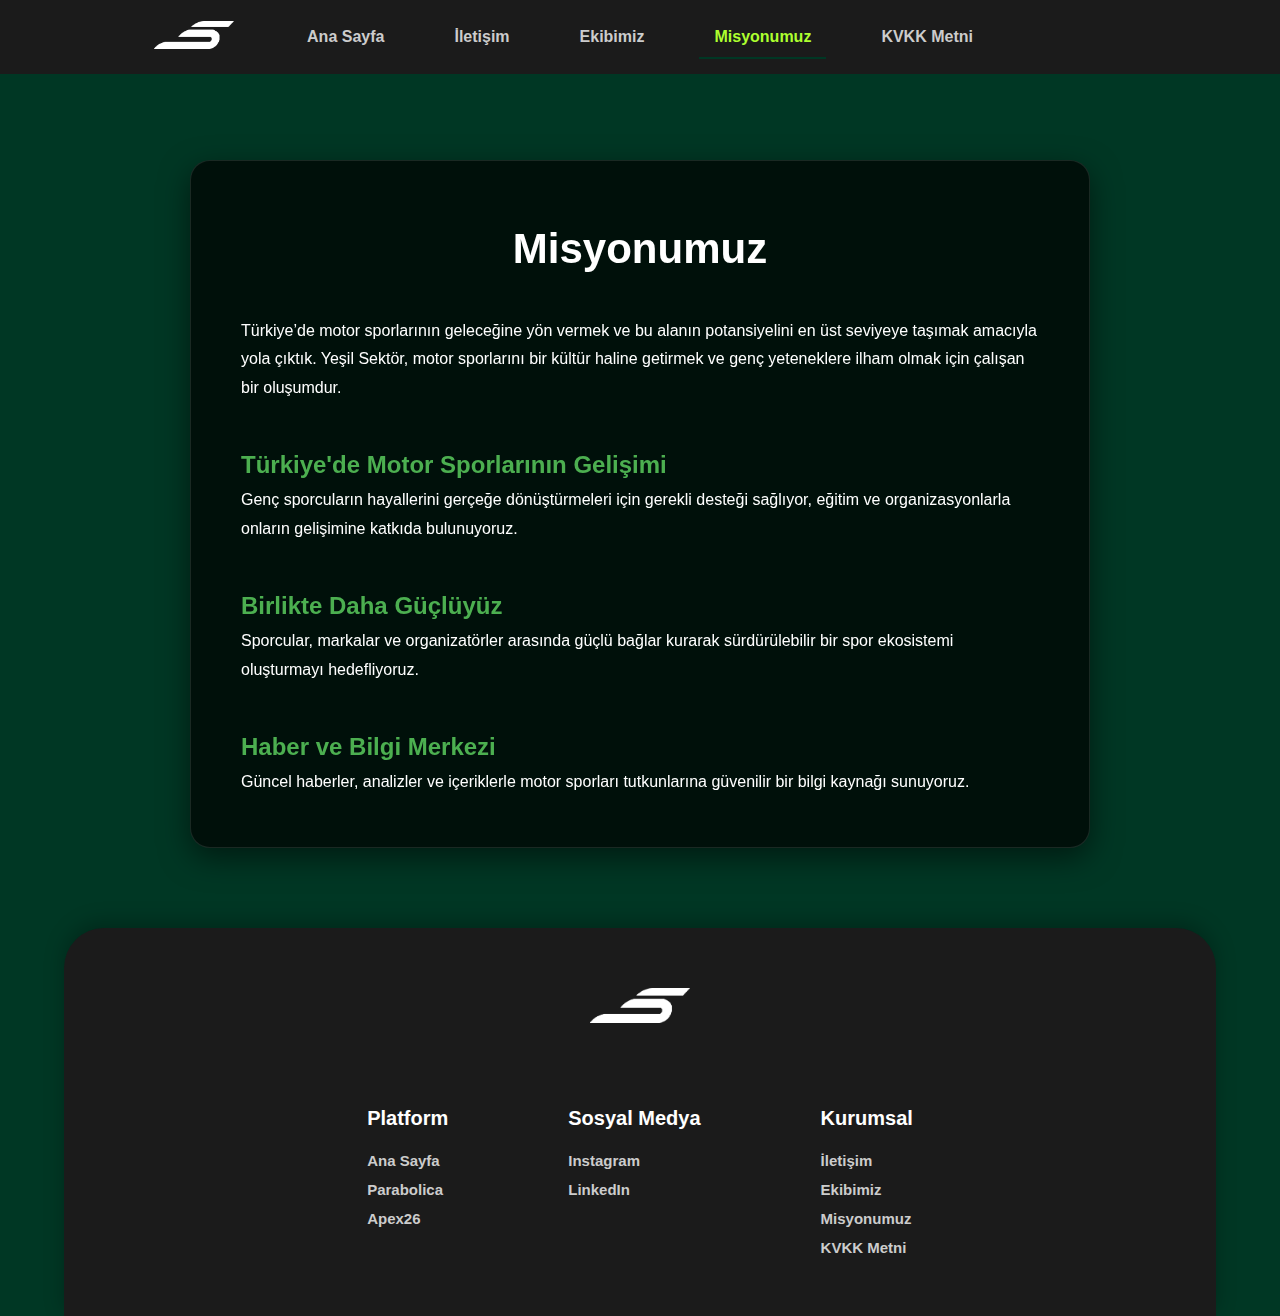
<file: misyonumuz.html>
<!DOCTYPE html>
<html lang="tr">
<head>
    <meta charset="UTF-8">
    <meta name="viewport" content="width=device-width, initial-scale=1.0">
    <link rel="stylesheet" href="style.css">
    <title>Misyonumuz</title>
    <style>
        /* MİSYON ÖZEL ŞEFFAF KUTU TASARIMI */
        .misyon-main {
            padding: 80px 0; /* Footer ile arayı açar, sayfayı ferahlatır */
            display: flex;
            justify-content: center;
        }

        .misyon-container {
            max-width: 900px;
            width: 90%;
            margin: 0 auto;
            margin-top: 80px;
            color: white;
            font-family: Arial, sans-serif;
            line-height: 1.8;
            
            
            
            /* İSTEDİĞİN PREMİUM BOX */
            background: rgba(0, 0, 0, 0.7); /* Şeffaf Siyah */
            padding: 50px;
            border-radius: 20px;
            backdrop-filter: blur(10px); /* Arkadaki rengi yumuşatır */
            border: 1px solid rgba(255, 255, 255, 0.1); /* Çok ince çerçeve */
            box-shadow: 0 10px 30px rgba(0, 0, 0, 0.5);
        }

        .misyon-container h1 {
            font-size: 42px;
            text-align: center;
            margin-bottom: 30px;
            color: white;
            padding-top: 0; /* Eski stilden kurtardık */
        }

        .misyon-container h2 {
            margin-top: 40px;
            color: #4CAF50; /* Hafif bir marka rengi dokunuşu premium durur */
        }

        /* SENİN FOOTER KODLARIN (DOKUNULMADI) */
        .footer {
            margin-top: auto;
        }

        .footer-container {
            margin: 0 auto; 
            width: 90%;
            background: #1b1b1b;
            border-top-left-radius: 40px;
            border-top-right-radius: 40px;
            padding: 60px;
            color: white;
            box-shadow: 0 -6px 20px rgba(0, 0, 0, 0.25);
        }

        .footer-logo {
            text-align: center;
            margin-bottom: 80px;
        }

        .footer-columns {
            display: flex;
            justify-content: center;
            gap: 120px;
        }

        .col {
            display: flex;
            flex-direction: column;
            gap: 12px;
        }

        .col b {
            font-size: 20px;
            margin-bottom: 10px;
        }

        .col a {
            text-decoration: none;
            color: #ccc;
            font-size: 15px;
            transition: 0.2s;
            font-weight: 600;
        }

        .col a:hover {
            color: #003724;
        }
    </style>
</head>
<body class="misyonumuz">

<header class="navbar">
    <div class="nav-container">
        <div class="logo">
            <a href="index.html">
                <img width="100px" src="Yeşil Sektör Logo (1).png" alt="Logo">
            </a>
        </div>
        <nav class="menu">
            <a href="index.html" class="nav-anasayfa">Ana Sayfa</a>
            <a href="iletisim.html" class="nav-iletisim">İletişim</a>
            <a href="ekibimiz.html" class="nav-ekibimiz">Ekibimiz</a>
            <a href="misyonumuz.html" class="nav-misyonumuz">Misyonumuz</a>
            <a href="kvkk.html" class="nav-kvkk">KVKK Metni</a>
        </nav>
    </div>
</header>
<main class="misyon-main">
    <div class="misyon-container">
        <h1>Misyonumuz</h1>
        
        <p>
            Türkiye’de motor sporlarının geleceğine yön vermek ve bu alanın potansiyelini
            en üst seviyeye taşımak amacıyla yola çıktık. Yeşil Sektör, motor sporlarını
            bir kültür haline getirmek ve genç yeteneklere ilham olmak için çalışan
            bir oluşumdur.
        </p>

        <h2>Türkiye'de Motor Sporlarının Gelişimi</h2>
        <p>
            Genç sporcuların hayallerini gerçeğe dönüştürmeleri için gerekli desteği
            sağlıyor, eğitim ve organizasyonlarla onların gelişimine katkıda bulunuyoruz.
        </p>

        <h2>Birlikte Daha Güçlüyüz</h2>
        <p>
            Sporcular, markalar ve organizatörler arasında güçlü bağlar kurarak
            sürdürülebilir bir spor ekosistemi oluşturmayı hedefliyoruz.
        </p>

        <h2>Haber ve Bilgi Merkezi</h2>
        <p>
            Güncel haberler, analizler ve içeriklerle motor sporları tutkunlarına
            güvenilir bir bilgi kaynağı sunuyoruz.
        </p>
    </div>
</main>

<footer class="footer">
    <div class="footer-container">
        <div class="footer-logo">
            <img src="Yeşil Sektör Logo (1).png" width="100">
        </div>
        
        <div class="footer-columns">
            <div class="col">
                <b>Platform</b>
                <a href="#" id="scrollTop">Ana Sayfa</a>
                <a href="parabolica.html">Parabolica</a>
                <a href="apex26.html">Apex26</a>
            </div>

            <div class="col">
                <b>Sosyal Medya</b>
                <a target="_blank" href="https://www.instagram.com/yesil_sektor/">Instagram</a>
                <a target="_blank" href="https://www.linkedin.com/company/ye%C5%9Fil-sekt%C3%B6r/">LinkedIn</a>
            </div>

            <div class="col">
                <b>Kurumsal</b>
                <a href="iletisim.html">İletişim</a>
                <a href="ekibimiz.html">Ekibimiz</a>
                <a href="misyonumuz.html">Misyonumuz</a>
                <a href="kvkk.html">KVKK Metni</a>
            </div>
        </div>
    </div>
</footer>

<script src="script.js"></script>
</body>
</html>
</file>
<file: style.css>
* {
    margin: 0;
    padding: 0;
    box-sizing: border-box;

}

html {
    height: 100%;
    scroll-behavior: smooth;
}

body {
    min-height: 100vh;
    display: flex;
    flex-direction: column;
    font-family: "Raleway", sans-serif;
    background-color: #003724;
}
/* Scroll genişliği */
::-webkit-scrollbar {
    width: 6px;
}

/* Arka kanal */
::-webkit-scrollbar-track {
    background: rgba(0,0,0,0.25);
}

/* Scroll thumb */
::-webkit-scrollbar-thumb {
    border-radius: 30px;
    background: linear-gradient(
        180deg,
        #001f15,
        #003724,
        #001f15
    );
    position: relative;
    box-shadow: 
        0 0 8px rgba(0,55,36,0.4),
        inset 0 0 4px rgba(255,255,255,0.05);
}

/* Hover durumunda canlılaşsın */
::-webkit-scrollbar-thumb:hover {
    background: linear-gradient(
        180deg,
        #003724,
        #005c3d,
        #003724
    );
    box-shadow: 
        0 0 12px rgba(0,55,36,0.7);
}

/* Firefox */
* {
    scrollbar-width: thin;
    scrollbar-color: #003724 rgba(0,0,0,0.25);
}
.section {
    opacity: 0;
    transform: translateY(40px);
    transition: all 0.8s ease;
}

.section.show {
    opacity: 1;
    transform: translateY(0);
}
.navbar {
            width: 100%;
            padding: 20px 0;
            background: #1b1b1b; /* hafif cam efekti */
            backdrop-filter: blur(10px);
            position: relative;
            top: 0;
            z-index: 1000;
        }
        .navbar {
            position: fixed;
            top: 0;
            width: 100%;
            padding: 20px 0;
            background: #1b1b1b;
            backdrop-filter: blur(10px);
            z-index: 1000;
            transition: top 0.3s; /* burada menü kayarken yumuşak hareket */
        }

        .nav-container {
            width: 85%;
            margin: auto;
            display: flex;
            justify-content: space-between;
            align-items: center;
        }

        /* Logo */
        .logo img {
            width: 80px;
            height: auto;
        }

        /* Menü */
        .menu {
            display: flex;
            gap: 40px;
        }

        .menu a {
            color: white;
            text-decoration: none;
            font-size: 16px;
            position: relative;
            transition: 0.3s;
        }

        /* İnce premium alt çizgi */
        .menu a::after {
            content: "";
            position: absolute;
            width: 0%;
            height: 2px;
            background: #003724;
            left: 0;
            bottom: -6px;
            transition: 0.3s ease;
        }

        .menu a:hover::after {
            width: 100%;
        }

        .menu a:hover {
            color: yellowgreen;
        }
        .nav-container {
        display: grid;
        grid-template-columns: 1fr auto 1fr;
        align-items: center;
        }

        .logo {
                justify-self: center;
        }

        .menu{
                justify-self: end;
         }

.menu a {
    position: relative;
}

.menu a::after {
    content: "";
    position: absolute;
    left: 0;
    bottom: -5px;
    width: 0%;
    height: 2px;
    background: #003724;
    transition: 0.3s;
}

.anasayfa .nav-anasayfa::after,
.aboutus .nav-aboutus::after,
.iletisim .nav-iletisim::after,
.ekibimiz .nav-ekibimiz::after,
.misyonumuz .nav-misyonumuz::after,
.kvkk .nav-kvkk::after{
    width: 100%;
}

.menu a {
    text-decoration: none;
    color: #ccc;
    font-weight: 600;
    transition: 0.3s;
    padding: 8px 15px;
}

/* Aktif sayfa rengi */
.anasayfa .nav-anasayfa,
.aboutus .nav-aboutus,
.iletisim .nav-iletisim, 
.ekibimiz .nav-ekibimiz,
.misyonumuz .nav-misyonumuz,
.kvkk .nav-kvkk{
    color: greenyellow;
}

        /* FOOTER */
        .footer {
            margin-top: auto;
            
        }

        .footer-container {
            margin: 0 auto; 
            width: 90%;
            background: #1b1b1b;
            border-top-left-radius: 40px;
            border-top-right-radius: 40px;
            padding: 60px;
            color: white;
            box-shadow: 0 -6px 20px rgba(0, 0, 0, 0.25);
        }

        .footer-logo {
            text-align: center;
            margin-bottom: 80px;
        }

        .footer-columns {
            display: flex;
            justify-content: center;
            gap: 120px;
        }

        .col {
            display: flex;
            flex-direction: column;
            gap: 12px;
        }

        .col b {
            font-size: 20px;
            margin-bottom: 10px;
        }

        .col a {
            text-decoration: none;
            color: #ccc;
            font-size: 15px;
            transition: 0.2s;
            font-weight: 600;
        }

        .col a:hover {
            color: #003724;
        }
</file>
